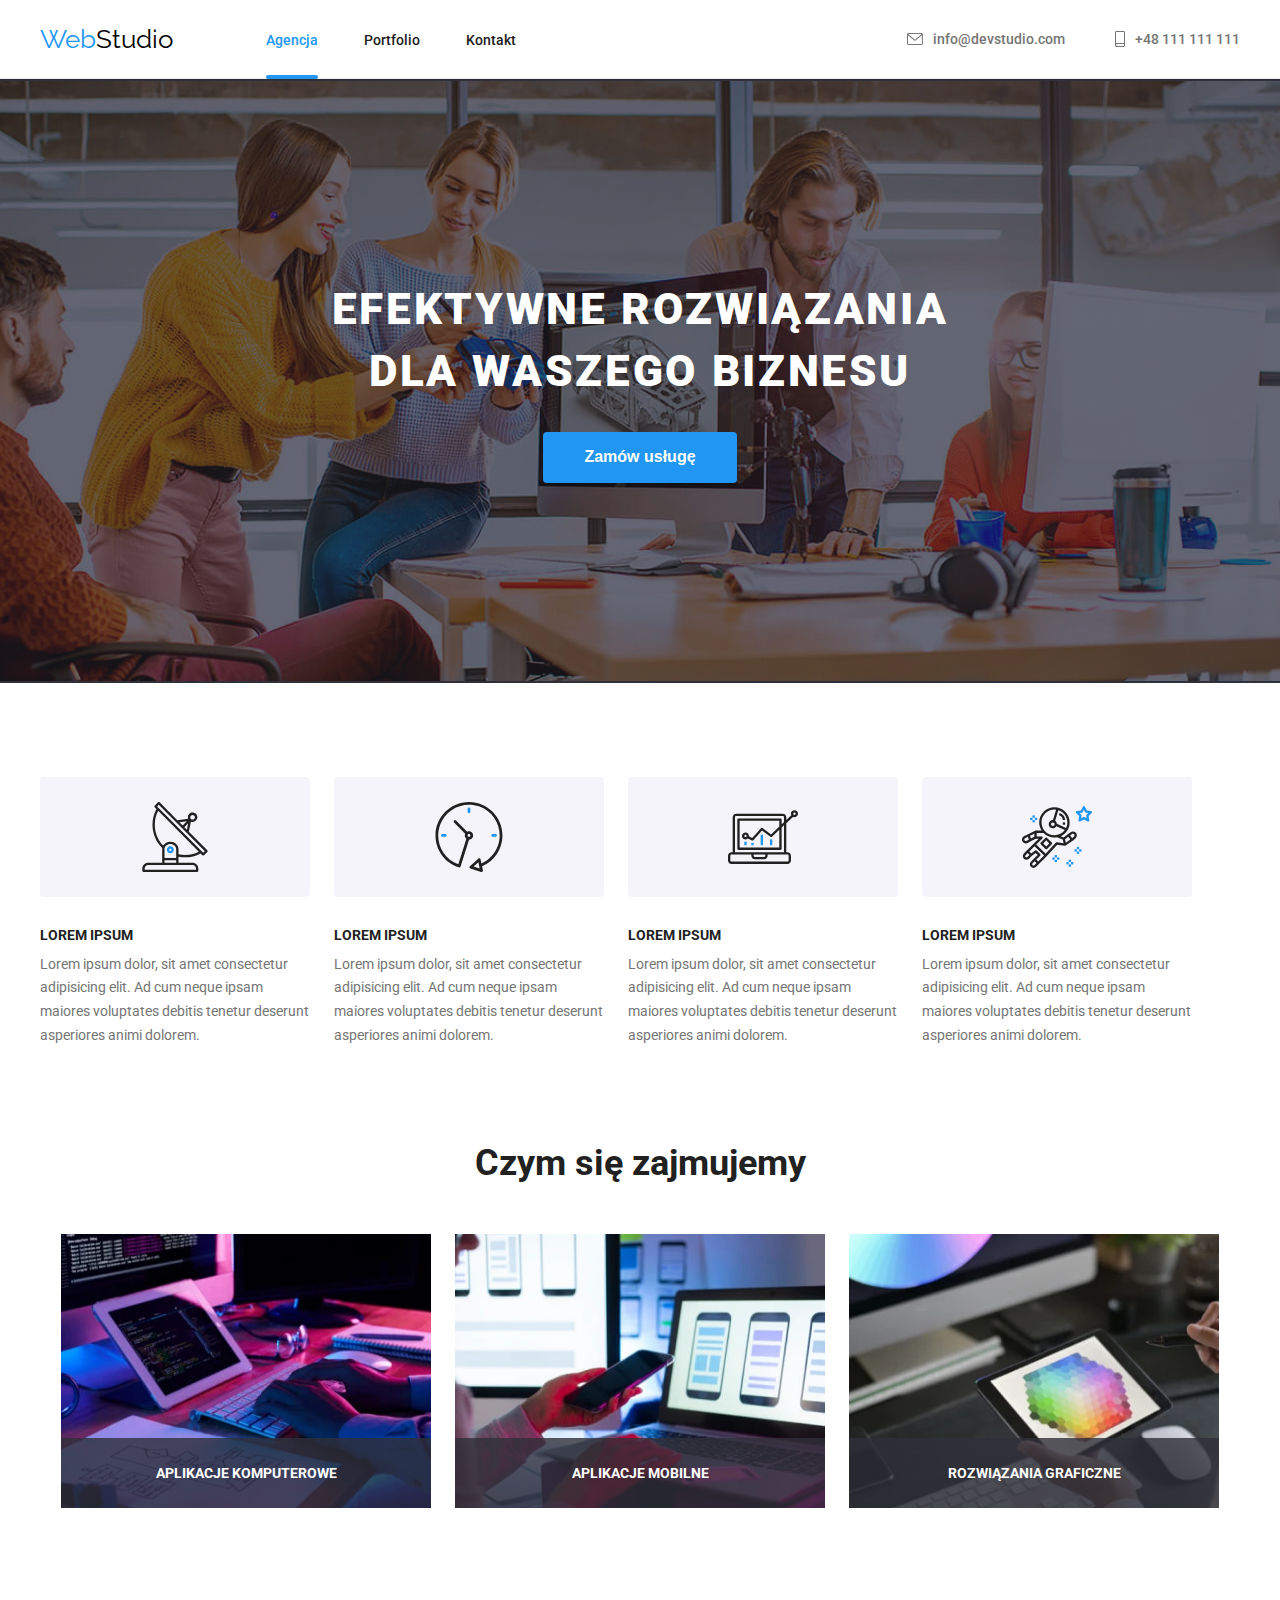
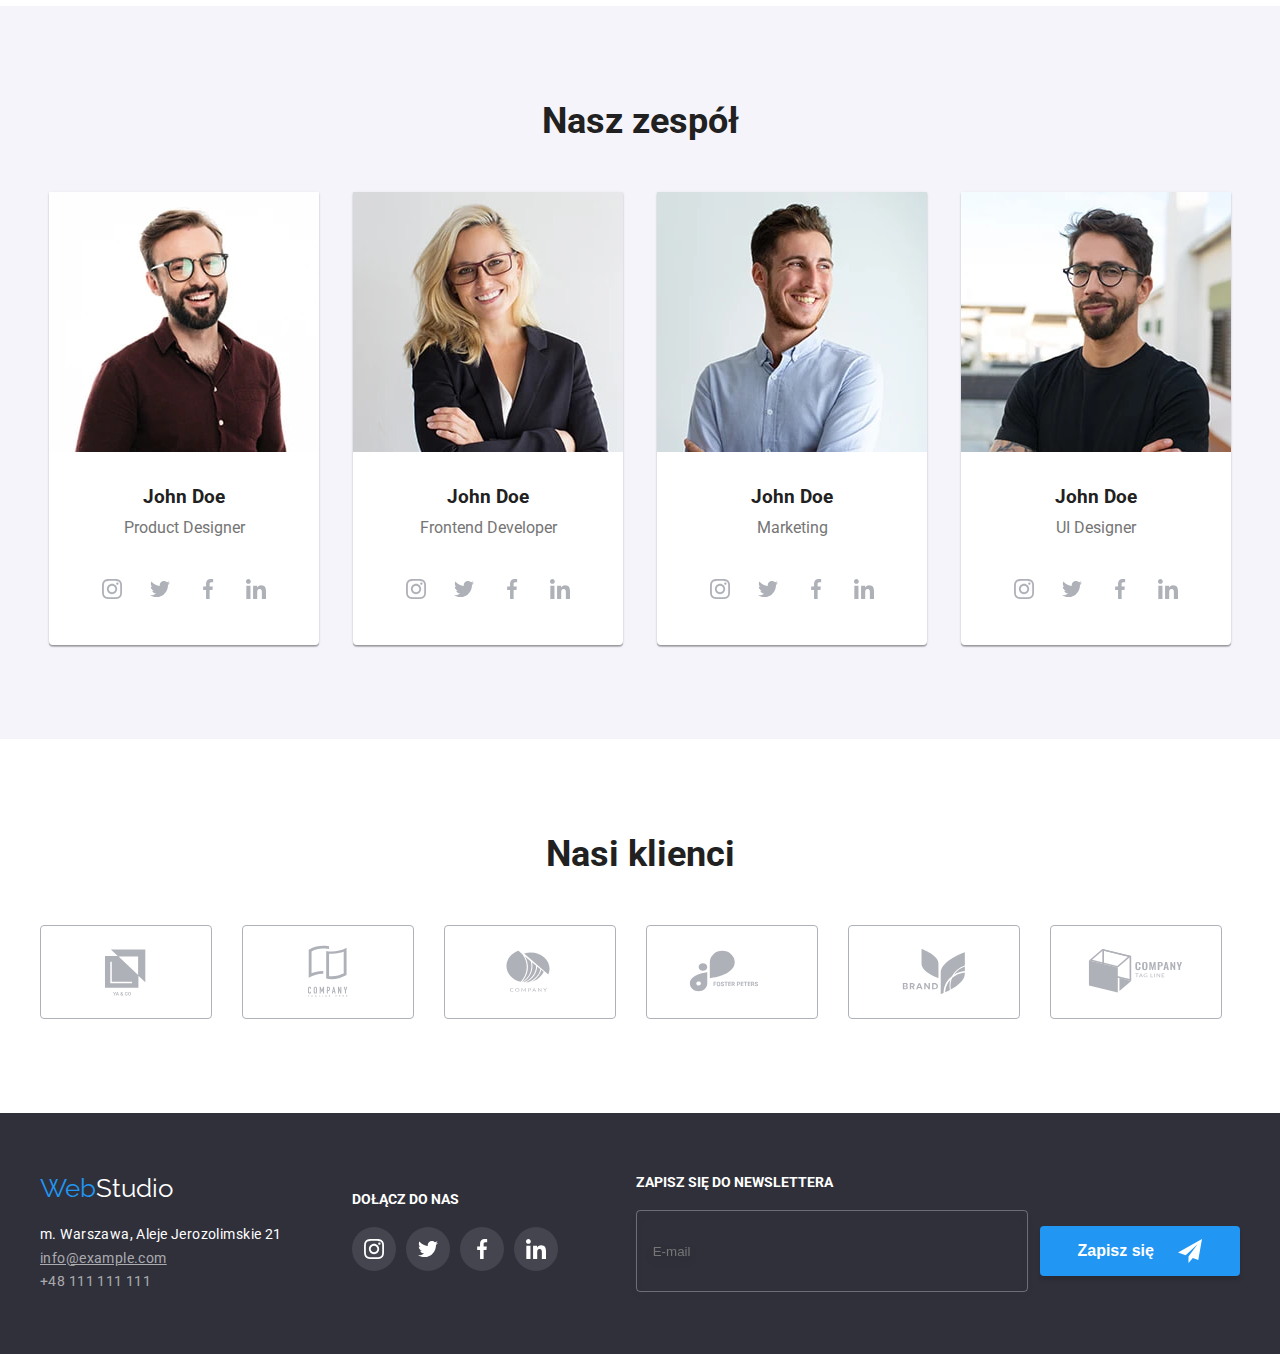
<file: index.html>
<!DOCTYPE html>
<html lang="pl">
  <head>
    <meta charset="UTF-8" />
    <meta http-equiv="X-UA-Compatible" content="IE=edge" />
    <meta name="viewport" content="width=device-width, initial-scale=1.0" />
    <link
      rel="stylesheet"
      href="https://cdnjs.cloudflare.com/ajax/libs/modern-normalize/1.1.0/modern-normalize.min.css"
      integrity="sha512-wpPYUAdjBVSE4KJnH1VR1HeZfpl1ub8YT/NKx4PuQ5NmX2tKuGu6U/JRp5y+Y8XG2tV+wKQpNHVUX03MfMFn9Q=="
      crossorigin="anonymous"
      referrerpolicy="no-referrer"
    />
    <link href="css/styles.css" rel="stylesheet" />
    <link rel="preconnect" href="https://fonts.googleapis.com" />
    <link rel="preconnect" href="https://fonts.gstatic.com" crossorigin />
    <link
      href="https://fonts.googleapis.com/css2?family=Raleway:wght@700&family=Roboto:wght@400;500;700;900&display=swap"
      rel="stylesheet"
    />
    <title>Studio</title>
  </head>
  <body>
    <!-- HEADER -->
    <header class="header-line">
      <div class="header container">
        <nav class="navigation">
          <a class="logo" href="index.html" title="Strona główna"
            ><span class="brand-color-blue">Web</span>Studio</a
          >
          <ul class="menu-list list">
            <li class="menu-item">
              <a class="menu-link is-active" href="index.html">Agencja</a>
            </li>
            <li class="menu-item">
              <a class="menu-link" href="portfolio.html">Portfolio</a>
            </li>
            <li class="menu-item"><a class="menu-link" href="#">Kontakt</a></li>
          </ul>
        </nav>
        <ul class="contact-list">
          <li class="contact-item">
            <a href="mailto:info@devstudio.com" class="contact-link"
              ><svg class="contact-icon" width="16" height="12">
                <use href="images/icons.svg#icon-contact-envelope"></use>
              </svg>
              <span>info@devstudio.com</span></a
            >
          </li>
          <li class="contact-item">
            <a href="tel:+48111111111" class="contact-link">
              <svg class="contact-icon" width="10" height="16">
                <use href="images/icons.svg#icon-contact-smartphone"></use>
              </svg>
              <span>+48 111 111 111</span>
            </a>
          </li>
        </ul>
      </div>
    </header>
    <!-- END HEADER -->
    <main>
      <!-- HERO -->
      <section class="hero section">
        <div class="hero-content">
          <h1 class="hero-title">Efektywne rozwiązania dla waszego biznesu</h1>
          <button type="button" class="hero-btn" data-modal-open>Zamów usługę</button>
        </div>
      </section>
      <!-- END HERO -->
      <!-- ADVANTAGES -->
      <section class="advantages section container">
        <ul class="advantages-list list">
          <li class="advantages-item">
            <div class="advantages-box">
              <svg width="70" height="70">
                <use href="images/icons.svg#icon-advantages-antenna"></use>
              </svg>
            </div>
            <h3 class="advantages-title">Lorem ipsum</h3>
            <p class="advantages-text">
              Lorem ipsum dolor, sit amet consectetur adipisicing elit. Ad cum neque ipsam maiores
              voluptates debitis tenetur deserunt asperiores animi dolorem.
            </p>
          </li>
          <li class="advantages-item">
            <div class="advantages-box">
              <svg width="70" height="70">
                <use href="images/icons.svg#icon-advantages-clock"></use>
              </svg>
            </div>
            <h3 class="advantages-title">Lorem ipsum</h3>
            <p class="advantages-text">
              Lorem ipsum dolor, sit amet consectetur adipisicing elit. Ad cum neque ipsam maiores
              voluptates debitis tenetur deserunt asperiores animi dolorem.
            </p>
          </li>
          <li class="advantages-item">
            <div class="advantages-box">
              <svg width="70" height="70">
                <use href="images/icons.svg#icon-advantages-diagram"></use>
              </svg>
            </div>
            <h3 class="advantages-title">Lorem ipsum</h3>
            <p class="advantages-text">
              Lorem ipsum dolor, sit amet consectetur adipisicing elit. Ad cum neque ipsam maiores
              voluptates debitis tenetur deserunt asperiores animi dolorem.
            </p>
          </li>
          <li class="advantages-item">
            <div class="advantages-box">
              <svg width="70" height="70">
                <use href="images/icons.svg#icon-advantages-astronaut"></use>
              </svg>
            </div>
            <h3 class="advantages-title">Lorem ipsum</h3>
            <p class="advantages-text">
              Lorem ipsum dolor, sit amet consectetur adipisicing elit. Ad cum neque ipsam maiores
              voluptates debitis tenetur deserunt asperiores animi dolorem.
            </p>
          </li>
        </ul>
      </section>
      <!-- END ADVANTAGES -->
      <!-- OFFER -->
      <section class="offer section container">
        <h2 class="studio-head">Czym się zajmujemy</h2>
        <ul class="offer-list list">
          <li class="offer-item">
            <img
              src="images/work1.jpg"
              width="370"
              height="274"
              alt="Nasze zajęcie numer 1"
              title="Nasze zajęcie numer 1"
            />
            <p class="offer-description">Aplikacje komputerowe</p>
          </li>
          <li class="offer-item">
            <img
              src="images/work2.jpg"
              width="370"
              height="274"
              alt="Nasze zajęcie numer 2"
              title="Nasze zajęcie numer 2"
            />
            <p class="offer-description">Aplikacje mobilne</p>
          </li>
          <li class="offer-item">
            <img
              src="images/work3.jpg"
              width="370"
              height="274"
              alt="Nasze zajęcie numer 3"
              title="Nasze zajęcie numer 3"
            />
            <p class="offer-description">Rozwiązania graficzne</p>
          </li>
        </ul>
      </section>
      <!-- END OFFER -->
      <!-- TEAM -->
      <section class="team section">
        <h2 class="studio-head">Nasz zespół</h2>
        <ul class="team-list list">
          <li class="team-item">
            <figure class="team-photo">
              <img src="images/team1.jpg" width="270" height="260" alt="John Doe" />
              <figcaption class="team-description">
                <h3>John Doe</h3>
                <p class="team-description-text">Product Designer</p>
                <div class="team-social-icons">
                  <svg class="team-social-icon" width="44" height="44">
                    <use href="images/icons.svg#icon-social-instagram"></use>
                  </svg>
                  <svg class="team-social-icon" width="44" height="44">
                    <use href="images/icons.svg#icon-social-twitter"></use>
                  </svg>
                  <svg class="team-social-icon" width="44" height="44">
                    <use href="images/icons.svg#icon-social-facebook"></use>
                  </svg>
                  <svg class="team-social-icon" width="44" height="44">
                    <use href="images/icons.svg#icon-social-linkedin"></use>
                  </svg>
                </div>
              </figcaption>
            </figure>
          </li>
          <li class="team-item">
            <figure class="team-photo">
              <img src="images/team2.jpg" width="270" height="260" alt="John Doe" />
              <figcaption class="team-description">
                <h3>John Doe</h3>
                <p class="team-description-text">Frontend Developer</p>
                <div class="team-social-icons">
                  <svg class="team-social-icon" width="44" height="44">
                    <use href="images/icons.svg#icon-social-instagram"></use>
                  </svg>
                  <svg class="team-social-icon" width="44" height="44">
                    <use href="images/icons.svg#icon-social-twitter"></use>
                  </svg>
                  <svg class="team-social-icon" width="44" height="44">
                    <use href="images/icons.svg#icon-social-facebook"></use>
                  </svg>
                  <svg class="team-social-icon" width="44" height="44">
                    <use href="images/icons.svg#icon-social-linkedin"></use>
                  </svg>
                </div>
              </figcaption>
            </figure>
          </li>
          <li class="team-item">
            <figure class="team-photo">
              <img src="images/team3.jpg" width="270" height="260" alt="John Doe" />
              <figcaption class="team-description">
                <h3>John Doe</h3>
                <p class="team-description-text">Marketing</p>
                <div class="team-social-icons">
                  <svg class="team-social-icon" width="44" height="44">
                    <use href="images/icons.svg#icon-social-instagram"></use>
                  </svg>
                  <svg class="team-social-icon" width="44" height="44">
                    <use href="images/icons.svg#icon-social-twitter"></use>
                  </svg>
                  <svg class="team-social-icon" width="44" height="44">
                    <use href="images/icons.svg#icon-social-facebook"></use>
                  </svg>
                  <svg class="team-social-icon" width="44" height="44">
                    <use href="images/icons.svg#icon-social-linkedin"></use>
                  </svg>
                </div>
              </figcaption>
            </figure>
          </li>
          <li class="team-item">
            <figure class="team-photo">
              <img src="images/team4.jpg" width="270" height="260" alt="John Doe" />
              <figcaption class="team-description">
                <h3>John Doe</h3>
                <p class="team-description-text">UI Designer</p>
                <div class="team-social-icons">
                  <svg class="team-social-icon" width="44" height="44">
                    <use href="images/icons.svg#icon-social-instagram"></use>
                  </svg>
                  <svg class="team-social-icon" width="44" height="44">
                    <use href="images/icons.svg#icon-social-twitter"></use>
                  </svg>
                  <svg class="team-social-icon" width="44" height="44">
                    <use href="images/icons.svg#icon-social-facebook"></use>
                  </svg>
                  <svg class="team-social-icon" width="44" height="44">
                    <use href="images/icons.svg#icon-social-linkedin"></use>
                  </svg>
                </div>
              </figcaption>
            </figure>
          </li>
        </ul>
      </section>
      <!-- END TEAM -->
      <!-- CLIENTS -->
      <section class="clients section container">
        <h2 class="studio-head">Nasi klienci</h2>
        <ul class="clients-list list">
          <li class="clients-item">
            <svg class="clients-icon" width="106" height="60">
              <use href="images/icons.svg#icon-clients-company-1"></use>
            </svg>
          </li>
          <li class="clients-item">
            <svg class="clients-icon" width="106" height="60">
              <use href="images/icons.svg#icon-clients-company-2"></use>
            </svg>
          </li>
          <li class="clients-item">
            <svg class="clients-icon" width="106" height="60">
              <use href="images/icons.svg#icon-clients-company-3"></use>
            </svg>
          </li>
          <li class="clients-item">
            <svg class="clients-icon" width="106" height="60">
              <use href="images/icons.svg#icon-clients-company-4"></use>
            </svg>
          </li>
          <li class="clients-item">
            <svg class="clients-icon" width="106" height="60">
              <use href="images/icons.svg#icon-clients-company-5"></use>
            </svg>
          </li>
          <li class="clients-item">
            <svg class="clients-icon" width="106" height="60">
              <use href="images/icons.svg#icon-clients-company-6"></use>
            </svg>
          </li>
        </ul>
      </section>
      <!-- END CLIENTS -->
    </main>
    <!-- FOOTER -->
    <footer class="footer">
      <div class="footer-content container">
        <div class="footer-address">
          <a class="logo" href="index.html" title="Strona główna"
            ><span class="brand-color-blue">Web</span>Studio</a
          >
          <address>
            <ul class="address-list list">
              <li class="address-item">m. Warszawa, Aleje Jerozolimskie 21</li>
              <li class="address-item">
                <a href="mailto:info@example.com" class="address-link"
                  ><span>info@example.com</span></a
                >
              </li>
              <li class="address-item">
                <a href="tel:+48111111111" class="address-link">+48 111 111 111</a>
              </li>
            </ul>
          </address>
        </div>
        <div class="footer-social">
          <p>Dołącz do nas</p>
          <ul class="footer-social-list list">
            <li class="footer-social-item">
              <svg class="footer-social-icon" width="44" height="44">
                <use href="images/icons.svg#icon-social-instagram"></use>
              </svg>
            </li>
            <li class="footer-social-item">
              <svg class="footer-social-icon" width="44" height="44">
                <use href="images/icons.svg#icon-social-twitter"></use>
              </svg>
            </li>
            <li class="footer-social-item">
              <svg class="footer-social-icon" width="44" height="44">
                <use href="images/icons.svg#icon-social-facebook"></use>
              </svg>
            </li>
            <li class="footer-social-item">
              <svg class="footer-social-icon" width="44" height="44">
                <use href="images/icons.svg#icon-social-linkedin"></use>
              </svg>
            </li>
          </ul>
        </div>
        <div class="footer-newsletter">
          <p>Zapisz się do newslettera</p>
          <form name="newsletter-form" class="newsletter-form">
            <label
              ><input
                type="email"
                name="newsletter-email"
                class="newsletter-input"
                placeholder="E-mail"
            /></label>
            <button type="submit" class="newsletter-btn">
              <span>Zapisz się</span>
              <svg class="footer-icon-newsletter" width="24" height="24">
                <use href="images/icons.svg#icon-newsletter"></use>
              </svg>
            </button>
          </form>
        </div>
      </div>
    </footer>
    <!-- END FOOTER -->
    <!-- MODAL WINDOW -->
    <div class="backdrop is-hidden" data-modal>
      <div class="modal">
        <button class="modal-btn-close" data-modal-close>
          <svg class="modal-icon-close" width="18" height="18">
            <use href="images/icons.svg#icon-button-close"></use>
          </svg>
        </button>
        <p class="modal-title">Zostaw swoje dane w formularzu poniżej</p>
        <form name="contact-form" class="modal-form">
          <label class="modal-form-label">
            <svg class="modal-form-icon" width="20" height="20">
              <use href="images/icons.svg#icon-modal-name"></use>
            </svg>
            Imię
            <input type="text" name="contact-name" class="modal-form-input" />
          </label>
          <label class="modal-form-label">
            <svg class="modal-form-icon" width="20" height="20">
              <use href="images/icons.svg#icon-modal-phone"></use>
            </svg>
            Telefon
            <input type="tel" name="contact-phone" class="modal-form-input" />
          </label>
          <label class="modal-form-label">
            <svg class="modal-form-icon" width="20" height="20">
              <use href="images/icons.svg#icon-modal-email"></use>
            </svg>
            Email
            <input type="email" name="contact-email" class="modal-form-input" />
          </label>
          <label class="modal-form-label"
            >Komentarz
            <textarea
              name="contact-comment"
              placeholder="Wprowadź tekst"
              class="modal-form-input modal-form-textarea"
            ></textarea>
          </label>
          <label class="modal-form-check">
            <input type="checkbox" name="accept-rules" value="accept-rules" />
            Oświadczam iż akceptuję <a href="#" target="_top" class="modal-link">Regulamin</a> i
            <a href="#" target="_top" class="modal-link">Politykę Prywatności</a>.
          </label>

          <button type="submit" class="modal-form-btn">Wyślij</button>
        </form>
      </div>
    </div>
    <script src="./js/modal.js"></script>
    <!-- END MODAL WINDOW -->
  </body>
</html>
</file>
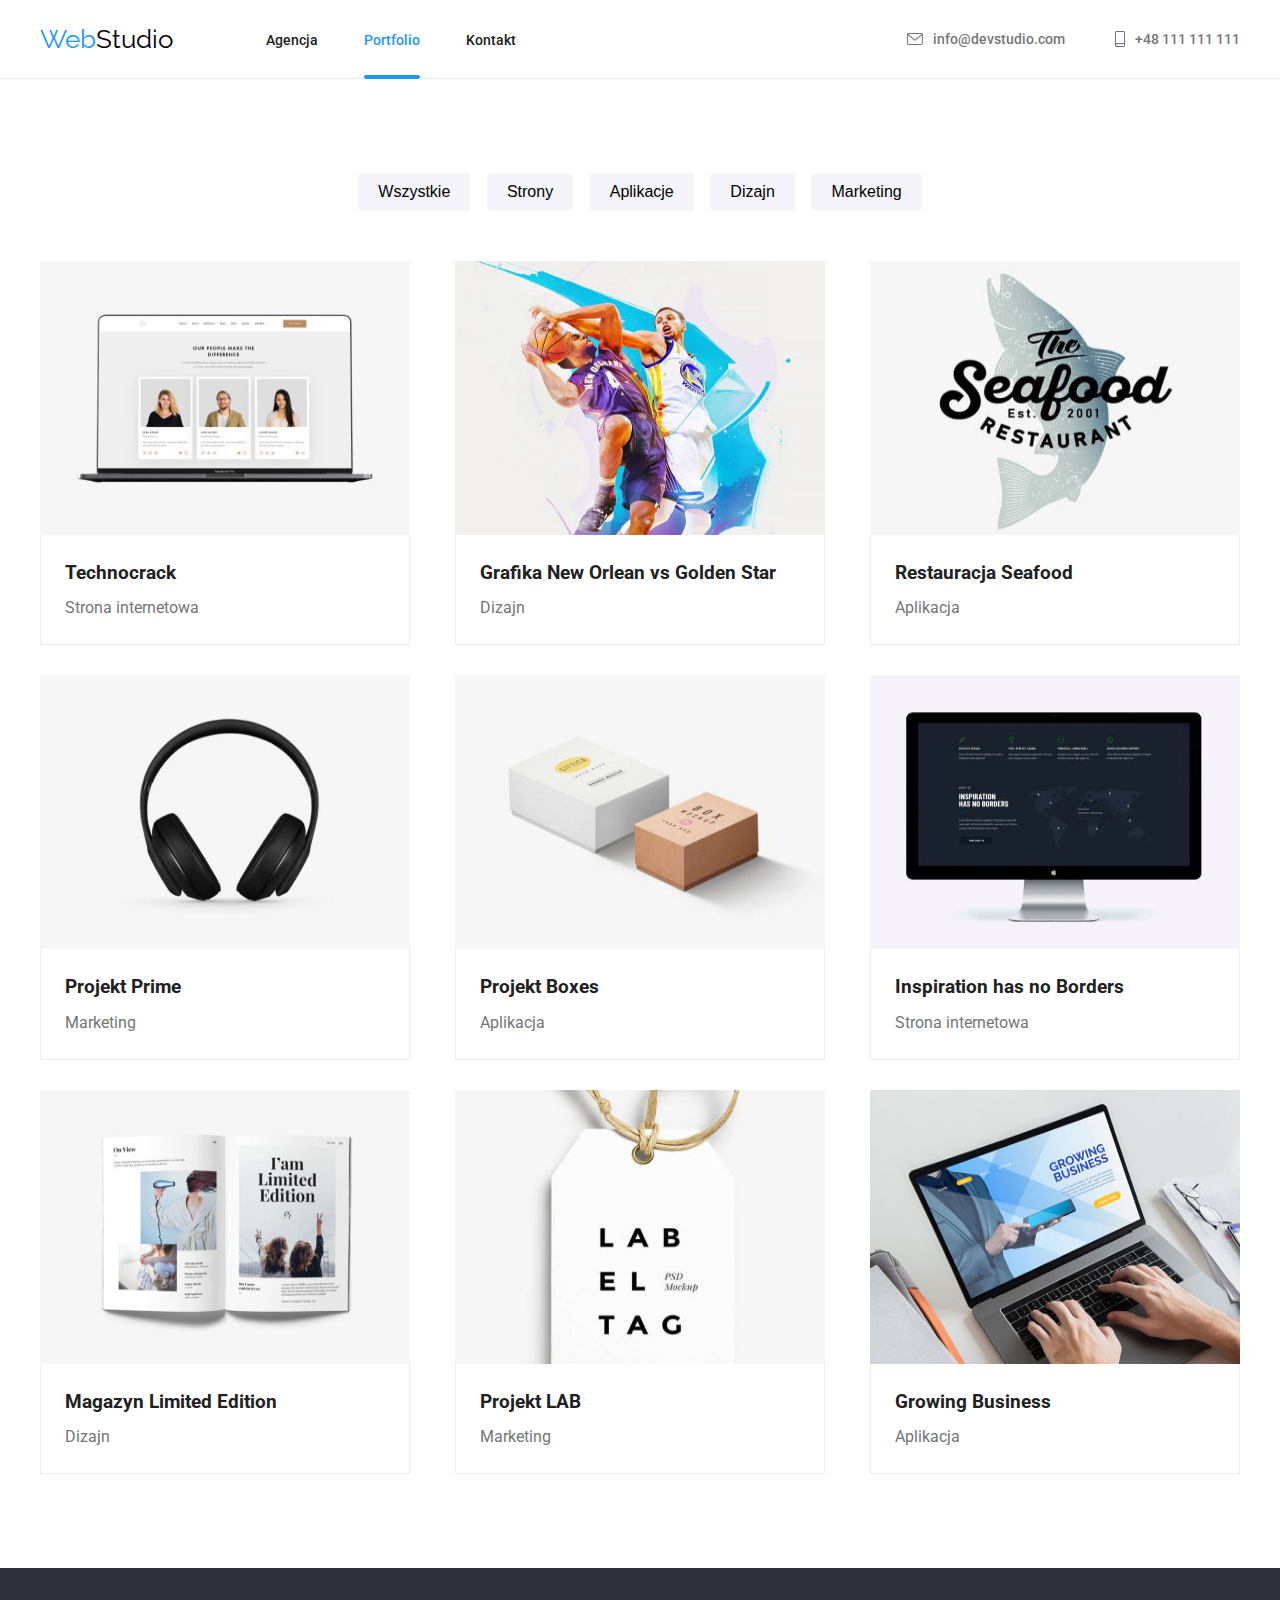
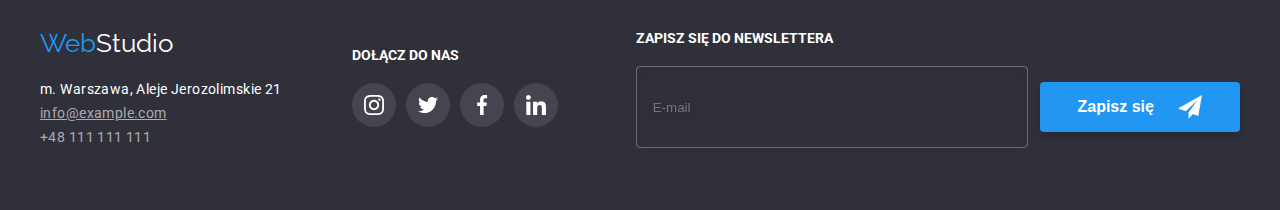
<file: portfolio.html>
<!DOCTYPE html>
<html lang="pl">
  <head>
    <meta charset="UTF-8" />
    <meta http-equiv="X-UA-Compatible" content="IE=edge" />
    <meta name="viewport" content="width=device-width, initial-scale=1.0" />
    <link
      rel="stylesheet"
      href="https://cdnjs.cloudflare.com/ajax/libs/modern-normalize/1.1.0/modern-normalize.min.css"
      integrity="sha512-wpPYUAdjBVSE4KJnH1VR1HeZfpl1ub8YT/NKx4PuQ5NmX2tKuGu6U/JRp5y+Y8XG2tV+wKQpNHVUX03MfMFn9Q=="
      crossorigin="anonymous"
      referrerpolicy="no-referrer"
    />
    <link href="css/styles.css" rel="stylesheet" />
    <link rel="preconnect" href="https://fonts.googleapis.com" />
    <link rel="preconnect" href="https://fonts.gstatic.com" crossorigin />
    <link
      href="https://fonts.googleapis.com/css2?family=Raleway:wght@700&family=Roboto:wght@400;500;700;900&display=swap"
      rel="stylesheet"
    />
    <title>Portfolio</title>
  </head>
  <body>
    <!-- HEADER -->
    <header class="header-line">
      <div class="header container">
        <nav class="navigation">
          <a class="logo" href="index.html" title="Strona główna"
            ><span class="brand-color-blue">Web</span>Studio</a
          >
          <ul class="menu-list list">
            <li class="menu-item">
              <a class="menu-link" href="index.html">Agencja</a>
            </li>
            <li class="menu-item">
              <a class="menu-link is-active" href="portfolio.html">Portfolio</a>
            </li>
            <li class="menu-item"><a class="menu-link" href="#">Kontakt</a></li>
          </ul>
        </nav>
        <ul class="contact-list">
          <li class="contact-item">
            <a href="mailto:info@devstudio.com" class="contact-link"
              ><svg class="contact-icon" width="16" height="12">
                <use href="images/icons.svg#icon-contact-envelope"></use>
              </svg>
              <span>info@devstudio.com</span></a
            >
          </li>
          <li class="contact-item">
            <a href="tel:+48111111111" class="contact-link">
              <svg class="contact-icon" width="10" height="16">
                <use href="images/icons.svg#icon-contact-smartphone"></use>
              </svg>
              <span>+48 111 111 111</span>
            </a>
          </li>
        </ul>
      </div>
    </header>
    <!-- END HEADER -->
    <main class="container">
      <!-- SUBMENU -->
      <section class="submenu-list section">
        <ul>
          <li class="submenu-item">
            <button type="button" class="btn">Wszystkie</button>
          </li>
          <li class="submenu-item">
            <button type="button" class="btn">Strony</button>
          </li>
          <li class="submenu-item">
            <button type="button" class="btn">Aplikacje</button>
          </li>
          <li class="submenu-item">
            <button type="button" class="btn">Dizajn</button>
          </li>
          <li class="submenu-item">
            <button type="button" class="btn">Marketing</button>
          </li>
        </ul>
      </section>
      <!-- SUBMENU -->
      <!-- PROJECTS -->
      <section class="projects">
        <ul class="projects-list list">
          <li class="projects-item">
            <figure>
              <div class="projects-photo">
                <img src="images/portfolio1.jpg" width="370" height="274" alt="Technocrack" />
                <div class="projects-photo-overlay">
                  <p>
                    Technocrack jest popularną platformą wykorzystywaną do rozpowszechniania
                    koronawirusa. Firmy wykorzystują tę platformę do celów szpiegowskich i ataków na
                    niezabezpieczone serwery konkurencji.
                  </p>
                </div>
              </div>
              <figcaption class="projects-description">
                <h3>Technocrack</h3>
                <p>Strona internetowa</p>
              </figcaption>
            </figure>
          </li>
          <li class="projects-item">
            <figure>
              <div class="projects-photo">
                <img
                  src="images/portfolio2.jpg"
                  width="370"
                  height="274"
                  alt="Grafika New Orlean vs Golden Star"
                />
                <div class="projects-photo-overlay">
                  <p>
                    Lorem ipsum, dolor sit amet consectetur adipisicing elit. Consectetur reiciendis
                    omnis cupiditate nihil iure laudantium sit ad modi beatae. Alias libero corporis
                    sequi deleniti molestias vitae nemo repellat aspernatur numquam.
                  </p>
                </div>
              </div>
              <figcaption class="projects-description">
                <h3>Grafika New Orlean vs Golden Star</h3>
                <p>Dizajn</p>
              </figcaption>
            </figure>
          </li>
          <li class="projects-item">
            <figure>
              <div class="projects-photo">
                <img
                  src="images/portfolio3.jpg"
                  width="370"
                  height="274"
                  alt="Restauracja Seafood"
                />
                <div class="projects-photo-overlay">
                  <p>
                    Lorem ipsum dolor sit amet consectetur adipisicing elit. Excepturi tenetur ipsa
                    adipisci.
                  </p>
                </div>
              </div>
              <figcaption class="projects-description">
                <h3>Restauracja Seafood</h3>
                <p>Aplikacja</p>
              </figcaption>
            </figure>
          </li>
          <li class="projects-item">
            <figure>
              <div class="projects-photo">
                <img src="images/portfolio4.jpg" width="370" height="274" alt="Projekt Prime" />
                <div class="projects-photo-overlay">
                  <p>
                    Lorem ipsum dolor sit amet, consectetur adipisicing elit. Ipsam quis nisi sunt
                    odio aut. Praesentium natus pariatur. Lorem ipsum dolor sit amet.
                  </p>
                </div>
              </div>
              <figcaption class="projects-description">
                <h3>Projekt Prime</h3>
                <p>Marketing</p>
              </figcaption>
            </figure>
          </li>
          <li class="projects-item">
            <figure>
              <div class="projects-photo">
                <img src="images/portfolio5.jpg" width="370" height="274" alt="Projekt Boxes" />
                <div class="projects-photo-overlay">
                  <p>
                    Lorem ipsum dolor sit amet consectetur adipisicing elit. Expedita explicabo
                    repellat quo adipisci illum quaerat hic excepturi, possimus in ex! Lorem ipsum
                    dolor sit amet consectetur adipisicing elit.
                  </p>
                </div>
              </div>
              <figcaption class="projects-description">
                <h3>Projekt Boxes</h3>
                <p>Aplikacja</p>
              </figcaption>
            </figure>
          </li>
          <li class="projects-item">
            <figure>
              <div class="projects-photo">
                <img
                  src="images/portfolio6.jpg"
                  width="370"
                  height="274"
                  alt="Inspiration has no Borders"
                />
                <div class="projects-photo-overlay">
                  <p>
                    Lorem ipsum dolor sit amet consectetur adipisicing elit. Omnis veniam repellat
                    natus, quis eos blanditiis. Voluptatibus voluptate aspernatur repellat maiores
                    accusantium tenetur itaque asperiores ea reiciendis, nam sapiente officiis
                    optio!
                  </p>
                </div>
              </div>
              <figcaption class="projects-description">
                <h3>Inspiration has no Borders</h3>
                <p>Strona internetowa</p>
              </figcaption>
            </figure>
          </li>
          <li class="projects-item">
            <figure>
              <div class="projects-photo">
                <img
                  src="images/portfolio7.jpg"
                  width="370"
                  height="274"
                  alt="Magazyn Limited Edition"
                />
                <div class="projects-photo-overlay">
                  <p>
                    Lorem ipsum dolor sit amet, consectetur adipisicing elit. Nobis hic ipsum et,
                    necessitatibus assumenda doloribus qui voluptatum. Corporis saepe dolorem eaque
                    eius!
                  </p>
                </div>
              </div>
              <figcaption class="projects-description">
                <h3>Magazyn Limited Edition</h3>
                <p>Dizajn</p>
              </figcaption>
            </figure>
          </li>
          <li class="projects-item">
            <figure>
              <div class="projects-photo">
                <img src="images/portfolio8.jpg" width="370" height="274" alt="Projekt LAB" />
                <div class="projects-photo-overlay">
                  <p>
                    Lorem, ipsum dolor sit amet consectetur adipisicing elit. Nisi quidem laboriosam
                    quo corrupti possimus inventore incidunt commodi enim iste magnam repellendus
                    rerum quis in, temporibus vitae.
                  </p>
                </div>
              </div>
              <figcaption class="projects-description">
                <h3>Projekt LAB</h3>
                <p>Marketing</p>
              </figcaption>
            </figure>
          </li>
          <li class="projects-item">
            <figure>
              <div class="projects-photo">
                <img src="images/portfolio9.jpg" width="370" height="274" alt="Growing Business" />
                <div class="projects-photo-overlay">
                  <p>
                    Lorem ipsum dolor sit amet consectetur adipisicing elit. Ratione aliquam
                    voluptas sit accusamus? Repudiandae voluptas error ipsa aperiam molestias
                    quaerat harum provident. Vitae, explicabo dolor.
                  </p>
                </div>
              </div>
              <figcaption class="projects-description">
                <h3>Growing Business</h3>
                <p>Aplikacja</p>
              </figcaption>
            </figure>
          </li>
        </ul>
      </section>
      <!-- PROJECTS -->
    </main>
    <!-- FOOTER -->
    <footer class="footer">
      <div class="footer-content container">
        <div class="footer-address">
          <a class="logo" href="index.html" title="Strona główna"
            ><span class="brand-color-blue">Web</span>Studio</a
          >
          <address>
            <ul class="address-list list">
              <li class="address-item">m. Warszawa, Aleje Jerozolimskie 21</li>
              <li class="address-item">
                <a href="mailto:info@example.com" class="address-link"
                  ><span>info@example.com</span></a
                >
              </li>
              <li class="address-item">
                <a href="tel:+48111111111" class="address-link">+48 111 111 111</a>
              </li>
            </ul>
          </address>
        </div>
        <div class="footer-social">
          <p>Dołącz do nas</p>
          <ul class="footer-social-list list">
            <li class="footer-social-item">
              <svg class="footer-social-icon" width="44" height="44">
                <use href="images/icons.svg#icon-social-instagram"></use>
              </svg>
            </li>
            <li class="footer-social-item">
              <svg class="footer-social-icon" width="44" height="44">
                <use href="images/icons.svg#icon-social-twitter"></use>
              </svg>
            </li>
            <li class="footer-social-item">
              <svg class="footer-social-icon" width="44" height="44">
                <use href="images/icons.svg#icon-social-facebook"></use>
              </svg>
            </li>
            <li class="footer-social-item">
              <svg class="footer-social-icon" width="44" height="44">
                <use href="images/icons.svg#icon-social-linkedin"></use>
              </svg>
            </li>
          </ul>
        </div>
        <div class="footer-newsletter">
          <p>Zapisz się do newslettera</p>
          <form name="newsletter-form" class="newsletter-form">
            <label
              ><input
                type="email"
                name="newsletter-email"
                class="newsletter-input"
                placeholder="E-mail"
            /></label>
            <button type="submit" class="newsletter-btn">
              <span>Zapisz się</span>
              <svg class="footer-icon-newsletter" width="24" height="24">
                <use href="images/icons.svg#icon-newsletter"></use>
              </svg>
            </button>
          </form>
        </div>
      </div>
    </footer>
    <!-- END FOOTER -->
  </body>
</html>
</file>
<file: css/styles.css>
/* BRAND COLORS */

:root {
  --brand-color-black: #212121;
  --brand-color-grey: #757575;
  --brand-color-lightgrey: #afb1b8;
  --brand-color-white: #fff;
  --brand-color-blue: #2196f3;
  --brand-color-dark: #2f303a;
  --border-radius-default: 4px;
}

/* GLOBAL STYLES */

* {
  margin: 0;
  padding: 0;
}

body {
  background-color: var(--brand-color-white);
  font-family: 'Roboto', sans-serif;
  color: var(--brand-color-black);
}

.container {
  width: 100%;
  max-width: 1200px;
  margin: auto;
  padding: 0 15px;
}

.header {
  padding-top: 24px;
  padding-bottom: 24px;
  display: flex;
  justify-content: space-between;
  align-items: center;
}

.header-line {
  border-bottom: #ececec solid 1px;
}

.navigation {
  display: flex;
}

.footer {
  padding-top: 60px;
  padding-bottom: 60px;
  background-color: var(--brand-color-dark);
}

.section {
  padding-bottom: 94px;
}

.list {
  list-style-type: none;
}

.studio-head {
  font-size: 36px;
  margin: 0;
  margin-bottom: 50px;
  padding: 0;
}

/* LOGO */

.logo {
  font-family: 'Raleway', sans-serif;
  font-size: 26px;
  color: #000;
  text-decoration: none;
  margin-right: 93px;
}

.brand-color-blue {
  color: var(--brand-color-blue);
}

/* NAVIGATION */

.menu-list {
  display: flex;
  align-items: center;
  flex-wrap: wrap;
}

.menu-item {
  margin-right: 46px;
}

.menu-item:last-child {
  margin-right: 0;
}

.menu-link {
  text-decoration: none;
  font-size: 14px;
  font-weight: 500;
  color: var(--brand-color-black);
  transition-property: color;
  transition-duration: 250ms;
  transition-timing-function: cubic-bezier(0.4, 0, 0.2, 1);
}

.menu-link:hover,
.menu-link:focus,
.menu-link:active {
  color: var(--brand-color-blue);
}

.is-active {
  position: relative;
  color: var(--brand-color-blue);
}

.is-active::after {
  content: '';
  position: absolute;
  display: block;
  top: 43px;
  width: 100%;
  height: 4px;
  background-color: var(--brand-color-blue);
  border-radius: 2px;
}

/* CONTACT */

.contact-list {
  display: flex;
  align-items: center;
}

.contact-item {
  display: inline;
  margin-right: 50px;
}

.contact-item:last-child {
  margin-right: 0;
}

.contact-link {
  color: var(--brand-color-grey);
  fill: var(--brand-color-grey);
  text-decoration: none;
  font-size: 14px;
  font-weight: 500;
  transition-property: color, fill;
  transition-duration: 250ms;
  transition-timing-function: cubic-bezier(0.4, 0, 0.2, 1);
}

.contact-link:hover,
.contact-link:focus,
.contact-link:active {
  color: var(--brand-color-blue);
  fill: var(--brand-color-blue);
}

.contact-link {
  display: flex;
  align-items: center;
}

.contact-icon {
  margin-right: 10px;
}

/* HERO */

.hero {
  background-color: var(--brand-color-dark);
  background-image: linear-gradient(rgba(47, 48, 58, 0.4), rgba(47, 48, 58, 0.4)),
    url(../images/hero-underlay.jpg);
  background-position: center;
  background-repeat: no-repeat;
  padding-top: 200px;
  padding-bottom: 200px;
  display: flex;
  justify-content: center;
  align-items: center;
}

.hero-content {
  text-align: center;
  width: 700px;
}

.hero-title {
  color: var(--brand-color-white);
  text-transform: uppercase;
  font-size: 44px;
  font-weight: 900;
  line-height: 1.4em;
  letter-spacing: 0.06em;
  margin-bottom: 30px;
}

.hero-btn {
  color: var(--brand-color-white);
  background-color: var(--brand-color-blue);
  border: none;
  border-radius: var(--border-radius-default);
  font-size: 16px;
  font-weight: 700;
  line-height: 1.9em;
  padding: 10px 41px;
  cursor: pointer;
  box-shadow: 0px 4px 4px rgba(0, 0, 0, 0.15);
  transition-property: background-color, color;
  transition-duration: 250ms;
  transition-timing-function: cubic-bezier(0.4, 0, 0.2, 1);
}

.hero-btn:hover,
.hero-btn:focus,
.hero-btn:active {
  background-color: var(--brand-color-white);
  color: var(--brand-color-blue);
}

/* ADVANTAGES */

.advantages {
  padding-top: 94px;
  padding-bottom: 94px;
}

.advantages-item {
  max-width: 270px;
  display: inline-block;
  margin-right: 20px;
}

.advantages-item:last-child {
  margin-right: 0;
}

.advantages-box {
  background-color: #f5f4fa;
  border-radius: var(--border-radius-default);
  padding: 25px 100px;
  display: flex;
  justify-content: center;
  align-items: center;
  margin-bottom: 30px;
}

.advantages-title {
  font-size: 14px;
  text-transform: uppercase;
  margin-bottom: 10px;
}

.advantages-text {
  font-size: 14px;
  line-height: 1.7em;
  color: var(--brand-color-grey);
}

/* OFFER */

.offer {
  text-align: center;
}

.offer-item {
  display: inline-block;
  margin-right: 20px;
  position: relative;
}

.offer-item > img {
  display: block;
}

.offer-item:last-child {
  margin-right: 0;
}

.offer-description {
  background-color: rgba(47, 48, 58, 0.8);
  color: var(--brand-color-white);
  text-transform: uppercase;
  font-size: 14px;
  font-weight: 700;
  padding: 27px 0;
  width: 370px;
  position: absolute;
  bottom: 0;
}

/* TEAM */

.team {
  text-align: center;
  background-color: #f5f4fa;
  padding-top: 94px;
  padding-bottom: 94px;
  margin-bottom: 0px;
}

.team-item {
  background-color: var(--brand-color-white);
  box-shadow: 0px 1px 3px rgba(0, 0, 0, 0.12), 0px 1px 1px rgba(0, 0, 0, 0.14),
    0px 2px 1px rgba(0, 0, 0, 0.2);
  border-radius: 0px 0px 4px 4px;
  max-width: 270px;
  display: inline-block;
  margin-right: 30px;
}

.team-item:last-child {
  margin-right: 0;
}

.team-description-text {
  color: var(--brand-color-grey);
  margin-bottom: 30px;
}

.team-photo {
  margin-bottom: 30px;
}

.team-description {
  padding-top: 30px;
}

.team-description h3 {
  margin-bottom: 10px;
}

.team-social-icon {
  fill: var(--brand-color-lightgrey);
  border-radius: 50%;
  transition-property: fill, background-color, border-radius;
  transition-duration: 250ms;
  transition-timing-function: cubic-bezier(0.4, 0, 0.2, 1);
}

.team-social-icon:hover,
.team-social-icon:focus,
.team-social-icon:active {
  fill: var(--brand-color-white);
  background-color: var(--brand-color-blue);
  border-radius: 50%;
  cursor: pointer;
}

/* CLIENTS */

.clients {
  padding-top: 94px;
  text-align: center;
}

.clients-list {
  display: flex;
}

.clients-item {
  margin-right: 30px;
  padding: 16px 32px;
  border: 1px solid var(--brand-color-lightgrey);
  border-radius: var(--border-radius-default);
  display: flex;
  justify-content: center;
  align-items: center;
  transition-property: border;
  transition-duration: 250ms;
  transition-timing-function: cubic-bezier(0.4, 0, 0.2, 1);
}

.clients-item:last-child {
  margin-right: 0;
}

.clients-item:hover {
  border: 1px solid var(--brand-color-blue);
  cursor: pointer;
}

.clients-icon {
  fill: var(--brand-color-lightgrey);
  transition-property: fill;
  transition-duration: 250ms;
  transition-timing-function: cubic-bezier(0.4, 0, 0.2, 1);
}

.clients-item:hover .clients-icon {
  fill: var(--brand-color-blue);
}

/* SUBMENU */

.submenu-list {
  margin: auto;
  width: 580px;
  padding: 94px 0 50px 0;
}

.submenu-list > ul {
  display: flex;
  justify-content: space-around;
}

.submenu-item {
  list-style-type: none;
}

.btn {
  background-color: #f5f4fa;
  min-height: 38px;
  padding: 0px 20px;
  font-size: 16px;
  font-weight: 500;
  border: none;
  border-radius: var(--border-radius-default);
  cursor: pointer;
  transition-property: background-color, color, box-shadow;
  transition-duration: 250ms;
  transition-timing-function: cubic-bezier(0.4, 0, 0.2, 1);
}

.btn:hover,
.btn:focus,
.btn:active {
  background-color: var(--brand-color-blue);
  color: var(--brand-color-white);
  box-shadow: 0px 3px 1px rgba(0, 0, 0, 0.1), 0px 1px 2px rgba(0, 0, 0, 0.08),
    0px 2px 2px rgba(0, 0, 0, 0.12);
}

/* PROJECTS */

.projects-list {
  padding-bottom: 94px;
  display: flex;
  flex-wrap: wrap;
  justify-content: space-between;
  row-gap: 30px;
  column-gap: 20px;
}

.projects-item {
  transition-property: box-shadow;
  transition-duration: 250ms;
  transition-timing-function: cubic-bezier(0.4, 0, 0.2, 1);
}

.projects-item:hover {
  box-shadow: 0px 1px 1px rgba(0, 0, 0, 0.12), 0px 4px 4px rgba(0, 0, 0, 0.06),
    1px 4px 6px rgba(0, 0, 0, 0.16);
}

.projects-photo {
  position: relative;
  width: 370px;
  height: 274px;
  overflow: hidden;
}

.projects-photo-overlay {
  position: absolute;
  top: 0;
  left: 0;
  width: 100%;
  height: 100%;
  display: flex;
  align-items: center;
  background-color: rgba(33, 150, 243, 0.9);
  transform: translateY(100%);
  transition-property: transform;
  transition-duration: 250ms;
  transition-timing-function: ease;
}

.projects-item:hover .projects-photo-overlay {
  transform: translateY(0);
}

.projects-photo-overlay > p {
  color: var(--brand-color-white);
  font-size: 18px;
  line-height: 1.6;
  margin-left: 24px;
  margin-right: 24px;
}

.projects-photo > img {
  vertical-align: middle;
}

.projects-description {
  border-left: 1px solid #eee;
  border-right: 1px solid #eee;
  border-bottom: 1px solid #eee;
  padding: 20px 24px;
}

.projects-description > h3 {
  line-height: 2em;
}

.projects-description > p {
  color: var(--brand-color-grey);
  line-height: 2em;
}

/* FOOTER */

.footer-content {
  display: flex;
  flex-direction: row;
  align-items: center;
}

.footer .logo {
  font-family: 'Raleway', sans-serif;
  font-size: 26px;
  color: var(--brand-color-white);
}

.address-list {
  padding-left: 0px;
  padding-top: 20px;
}

.address-item {
  color: var(--brand-color-white);
  font-size: 14px;
  font-style: normal;
  line-height: 1.7em;
  letter-spacing: 0.03em;
}

.address-link {
  color: rgba(255, 255, 255, 0.6);
  text-decoration: none;
  transition-property: color;
  transition-duration: 250ms;
  transition-timing-function: cubic-bezier(0.4, 0, 0.2, 1);
}

.address-link:hover,
.address-link:focus,
.address-link:active {
  color: var(--brand-color-white);
}

.address-item span {
  text-decoration: underline;
}

.footer-social {
  margin-left: 70px;
}

.footer-social > p,
.footer-newsletter > p {
  color: var(--brand-color-white);
  font-size: 14px;
  font-weight: 700;
  text-transform: uppercase;
  margin-bottom: 20px;
}

.footer-social-list {
  display: flex;
  justify-content: space-between;
  gap: 10px;
}

.footer-social-icon {
  fill: var(--brand-color-white);
  background-color: rgba(255, 255, 255, 0.1);
  border-radius: 50%;
  transition-property: background-color;
  transition-duration: 250ms;
  transition-timing-function: cubic-bezier(0.4, 0, 0.2, 1);
}

.footer-social-icon:hover,
.footer-social-icon:focus,
.footer-social-icon:active {
  background-color: var(--brand-color-blue);
  cursor: pointer;
}

.footer-newsletter {
  margin-left: 78px;
}

.newsletter-form {
  display: flex;
  justify-content: center;
  align-items: center;
  gap: 12px;
}

.newsletter-input {
  width: 358px;
  height: 50px;
  border: 1px solid rgba(255, 255, 255, 0.3);
  background-color: transparent;
  color: var(--brand-color-white);
  filter: drop-shadow(0px 4px 4px rgba(0, 0, 0, 0.15));
  border-radius: var(--border-radius-default);
  padding: 15px 16px;
  transition-property: border;
  transition-duration: 250ms;
  transition-timing-function: cubic-bezier(0.4, 0, 0.2, 1);
}

.newsletter-input:hover,
.newsletter-input:active,
.newsletter-input:focus {
  border: 1px solid var(--brand-color-blue);
  outline: none;
}

.newsletter-btn {
  width: 200px;
  height: 50px;
  background-color: var(--brand-color-blue);
  color: var(--brand-color-white);
  box-shadow: 0px 4px 4px rgba(0, 0, 0, 0.15);
  border: none;
  border-radius: var(--border-radius-default);
  font-weight: 700;
  font-size: 16px;
  line-height: 2;
  padding-top: 10px;
  padding-bottom: 10px;
  display: flex;
  justify-content: center;
  align-items: center;
  gap: 24px;
  cursor: pointer;
}

.newsletter-btn:hover {
  background-color: var(--brand-color-white);
  color: var(--brand-color-blue);
}

/* MODAL WINDOW */

.is-hidden {
  visibility: hidden;
  pointer-events: none;
  opacity: 0;
}

.backdrop {
  position: fixed;
  left: 0;
  top: 0;
  width: 100%;
  height: 100%;
  background-color: rgba(0, 0, 0, 0.5);
}

.modal {
  position: absolute;
  top: 50%;
  left: 50%;
  width: 528px;
  padding: 40px;
  min-height: 581px;
  background-color: var(--brand-color-white);
  box-shadow: 0px 1px 3px rgba(0, 0, 0, 0.12), 0px 1px 1px rgba(0, 0, 0, 0.14),
    0px 2px 1px rgba(0, 0, 0, 0.2);
  border-radius: var(--border-radius-default);
  transform: translate(-50%, -50%) scale(1);
  transition-property: transform;
  transition-duration: 250ms;
  transition-timing-function: ease;
}

.backdrop.is-hidden .modal {
  transform: translate(-50%, -50%) scale(0.1);
}

.modal-btn-close {
  position: absolute;
  top: 8px;
  right: 8px;
  width: 30px;
  height: 30px;
  border: 1px solid rgba(0, 0, 0, 0.1);
  background-color: var(--brand-color-white);
  border-radius: 50%;
  cursor: pointer;
  display: flex;
  justify-content: center;
  align-items: center;
}

.modal-icon-close {
  transition-property: transform fill;
  transition-duration: 1000ms;
  transition-timing-function: ease;
}

.modal-icon-close:hover {
  transform: rotate(540deg);
  fill: red;
}

.modal-title {
  font-weight: 700;
  font-size: 20px;
  margin-bottom: 12px;
  text-align: center;
  color: var(--brand-color-black);
}

.modal-form-label .modal-form-icon {
  transition-property: fill;
  transition-duration: 250ms;
  transition-timing-function: cubic-bezier(0.4, 0, 0.2, 1);
}

.modal-form-label:hover .modal-form-icon {
  fill: var(--brand-color-blue);
}

.modal-form-label {
  display: block;
  position: relative;
  font-size: 12px;
  margin-bottom: 10px;
  color: var(--brand-color-grey);
}

.modal-form-icon {
  position: absolute;
  top: 27px;
  left: 13px;
}

.modal-form-input {
  display: block;
  width: 100%;
  height: 40px;
  border: 1px solid rgba(33, 33, 33, 0.2);
  border-radius: var(--border-radius-default);
  margin-top: 4px;
  padding-left: 40px;
  transition-property: border;
  transition-duration: 250ms;
  transition-timing-function: cubic-bezier(0.4, 0, 0.2, 1);
  color: rgba(46, 45, 45, 0.619);
}

.modal-form-input:hover,
.modal-form-input:active,
.modal-form-input:focus {
  border: 1px solid var(--brand-color-blue);
  outline: none;
}

.modal-form-textarea {
  height: 120px;
  resize: none;
  padding: 12px 16px;
  font-size: 12px;
  color: rgba(58, 56, 56, 0.556);
}

.modal-form-btn {
  padding: 10px 76px;
  margin: 30px 120px;
  background-color: var(--brand-color-blue);
  box-shadow: 0px 4px 4px rgba(0, 0, 0, 0.15);
  border-radius: var(--border-radius-default);
  color: var(--brand-color-white);
  font-weight: 700;
  font-size: 16px;
  line-height: 2;
  border: none;
  cursor: pointer;
}
.modal-form-btn:hover {
  background-color: var(--brand-color-dark);
  color: var(--brand-color-blue);
}
.modal-form-check {
  display: block;
  margin-top: 20px;
  text-align: center;
  font-size: 14px;
  line-height: 1.8;
  color: var(--brand-color-grey);
}

.modal-link {
  color: var(--brand-color-blue);
}
</file>
